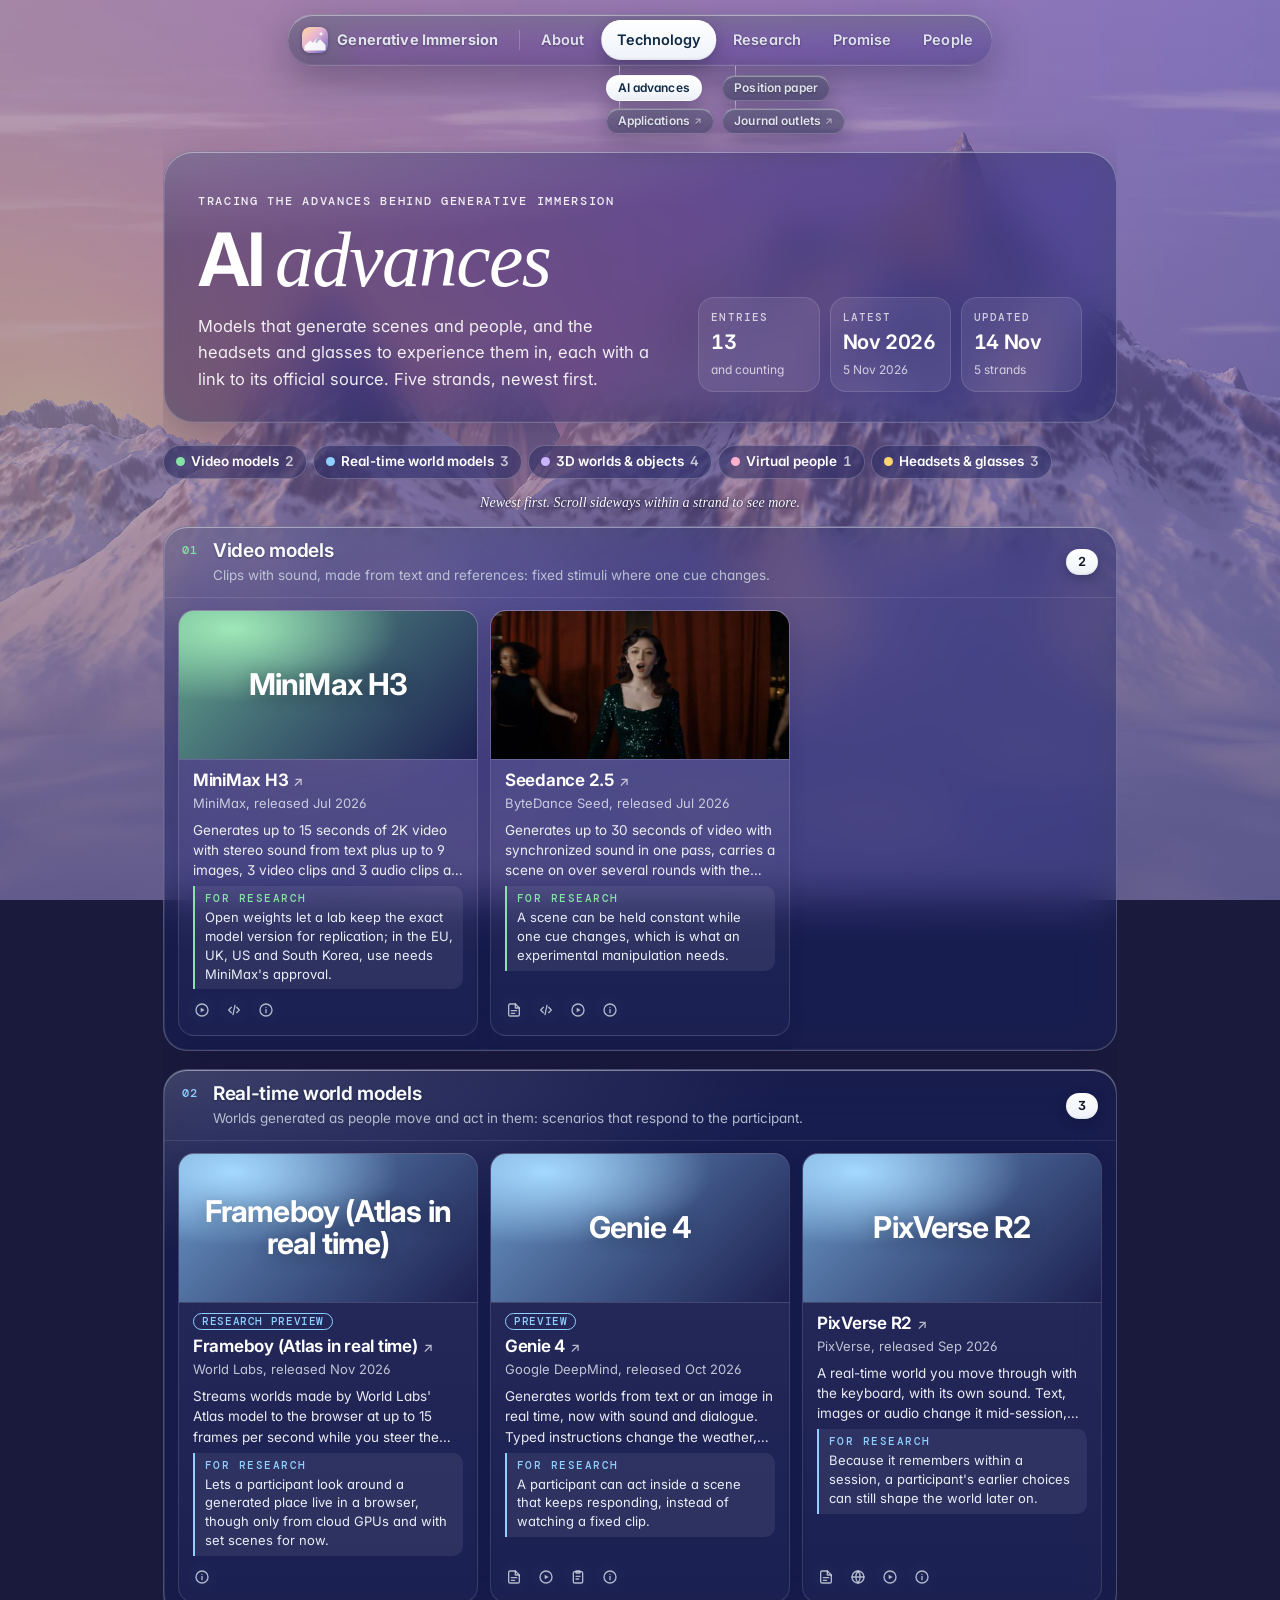
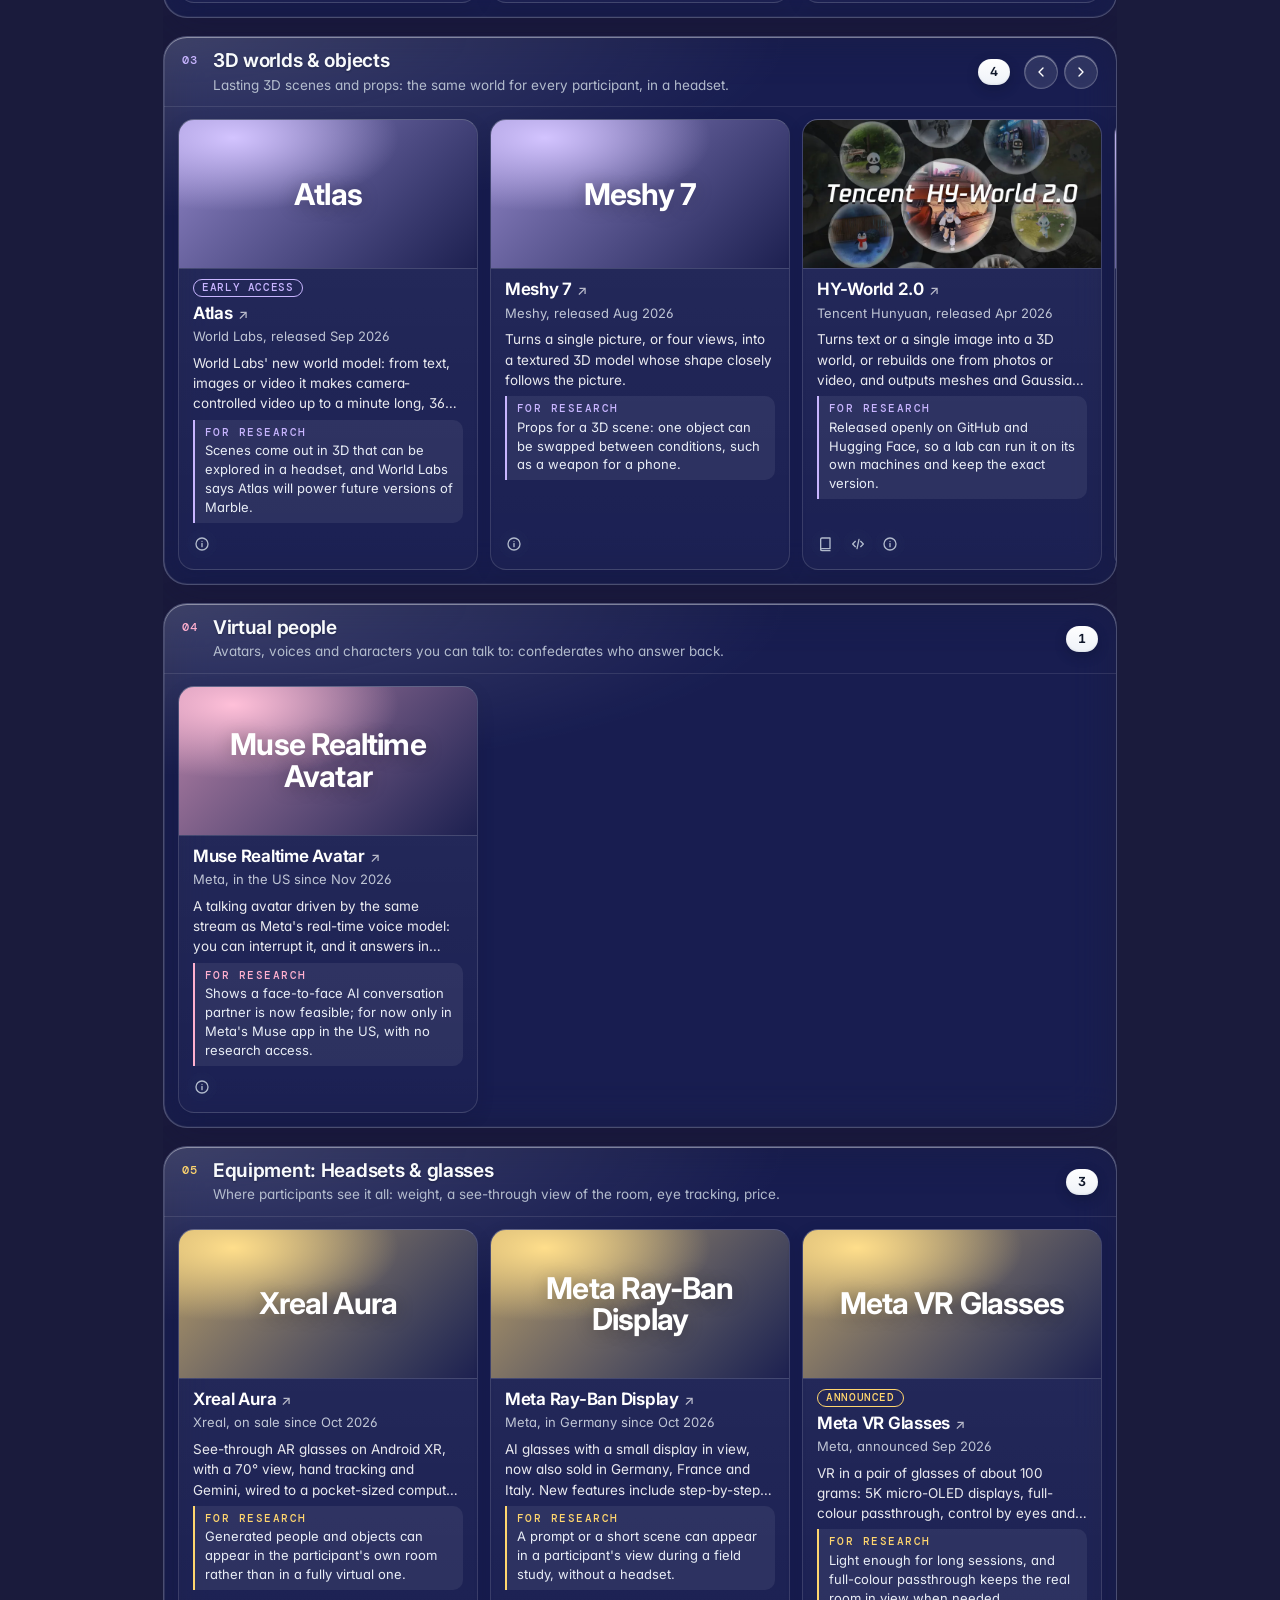
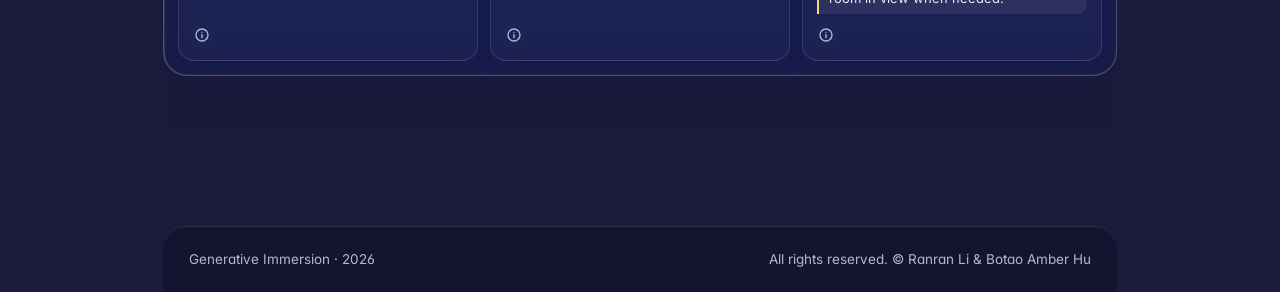
<file: AI-advances/index.html>
<!doctype html>
<html lang="en">
<head>
  <meta charset="utf-8">
  <meta name="viewport" content="width=device-width, initial-scale=1, viewport-fit=cover">
  <title>AI advances · Generative Immersion</title>
  <meta name="description" content="Five strands of advances behind generative immersion: video models, real-time world models, 3D worlds and objects, virtual people, and headsets and glasses, with links to the official sources.">
  <link rel="canonical" href="https://generative-immersion.com/AI-advances/">
  <meta name="theme-color" content="#2a2a62">
  <meta property="og:type" content="website">
  <meta property="og:site_name" content="Generative Immersion">
  <meta property="og:title" content="AI advances · Generative Immersion">
  <meta property="og:description" content="Video models, real-time world models, 3D worlds and objects, virtual people, and headsets and glasses: the advances behind generative immersion.">
  <meta property="og:url" content="https://generative-immersion.com/AI-advances/">
  <meta property="og:image" content="https://generative-immersion.com/assets/og.jpg">
  <meta name="twitter:card" content="summary_large_image">
  <link rel="icon" href="../assets/favicon.svg" type="image/svg+xml">
  <link rel="icon" href="../assets/favicon-32.png" sizes="32x32" type="image/png">
  <link rel="apple-touch-icon" href="../assets/apple-touch-icon.png">
  <link rel="preconnect" href="https://fonts.googleapis.com">
  <link rel="preconnect" href="https://fonts.gstatic.com" crossorigin>
  <link href="https://fonts.googleapis.com/css2?family=DM+Mono:wght@400;500&family=Inter:wght@400;500;600;650;700&display=swap" rel="stylesheet">
  <link rel="stylesheet" href="../assets/site.css?v=27">
</head>
<body class="adv-page">
  <a class="skip" href="#main">Skip to content</a>

  <svg width="0" height="0" style="position:absolute" aria-hidden="true" focusable="false">
    <filter id="lg-refraction" x="0" y="0" width="100%" height="100%" color-interpolation-filters="sRGB">
      <feTurbulence type="fractalNoise" baseFrequency="0.008 0.03" numOctaves="2" seed="7" result="noise"/>
      <feGaussianBlur in="noise" stdDeviation="2" result="soft"/>
      <feDisplacementMap in="SourceGraphic" in2="soft" scale="26" xChannelSelector="R" yChannelSelector="G"/>
    </filter>
  </svg>

  <div class="sky" aria-hidden="true">
    <div class="sky-day"></div>
    <div class="sky-veil"></div>
  </div>

  <div class="nav-wrap">
    <nav class="nav" aria-label="Main">
      <div class="nav-track">
        <span class="nav-thumb" aria-hidden="true"></span>
        <a class="nav-item nav-brand" href="../"><img src="../assets/favicon.svg" alt="" width="26" height="26"><span>Generative Immersion</span></a>
        <span class="nav-sep" aria-hidden="true"></span>
        <a class="nav-item" href="../#about">About</a>
        <div class="nav-group">
          <a class="nav-item" href="../#technology">Technology</a>
          <div class="nav-sub">
            <a class="nav-subitem" href="./" aria-current="page">AI advances</a>
            <a class="nav-subitem" href="https://generative.reality.design/#view=creators">Applications<span class="nav-ext" aria-hidden="true">&#8599;</span></a>
          </div>
        </div>
        <div class="nav-group">
          <a class="nav-item" href="../#research">Research</a>
          <div class="nav-sub">
            <a class="nav-subitem" href="../position-paper/">Position paper</a>
            <a class="nav-subitem" href="https://ranranli.net/generative-immersion-journals/">Journal outlets<span class="nav-ext" aria-hidden="true">&#8599;</span></a>
          </div>
        </div>
        <a class="nav-item" href="../#promise">Promise</a>
        <a class="nav-item" href="../#people">People</a>
      </div>
    </nav>
  </div>

  <main id="main" class="wrap">
    <section class="adv-hero glass" aria-labelledby="adv-title">
      <div>
        <p class="label">Tracing the advances behind generative immersion</p>
        <h1 id="adv-title">AI <em>advances</em></h1>
        <p class="adv-sub">Models that generate scenes and people, and the headsets and glasses to experience them in, each with a link to its official source. Five strands, newest first.</p>
      </div>
      <div class="adv-stats" id="advStats" aria-live="polite"></div>
    </section>

    <nav class="adv-jump" id="advJump" aria-label="Strands"></nav>
    <p class="adv-hint">Newest first. Scroll sideways within a strand to see more.</p>

    <div class="adv-strands" id="advStrands" aria-live="polite">
      <p class="adv-empty">Loading the strands&hellip;</p>
    </div>
    <noscript><p class="adv-empty">This page needs JavaScript. The entries are also in <a href="items.json">items.json</a>.</p></noscript>
  </main>

  <footer class="foot">
    <span>Generative Immersion &middot; <span data-year>2026</span></span>
    <span>All rights reserved. <span class="nobr">&copy; Ranran Li &amp; Botao Amber Hu</span></span>
  </footer>

  <script src="../assets/site.js?v=6" defer></script>
  <script src="../assets/advances.js?v=7" defer></script>
</body>
</html>
</file>
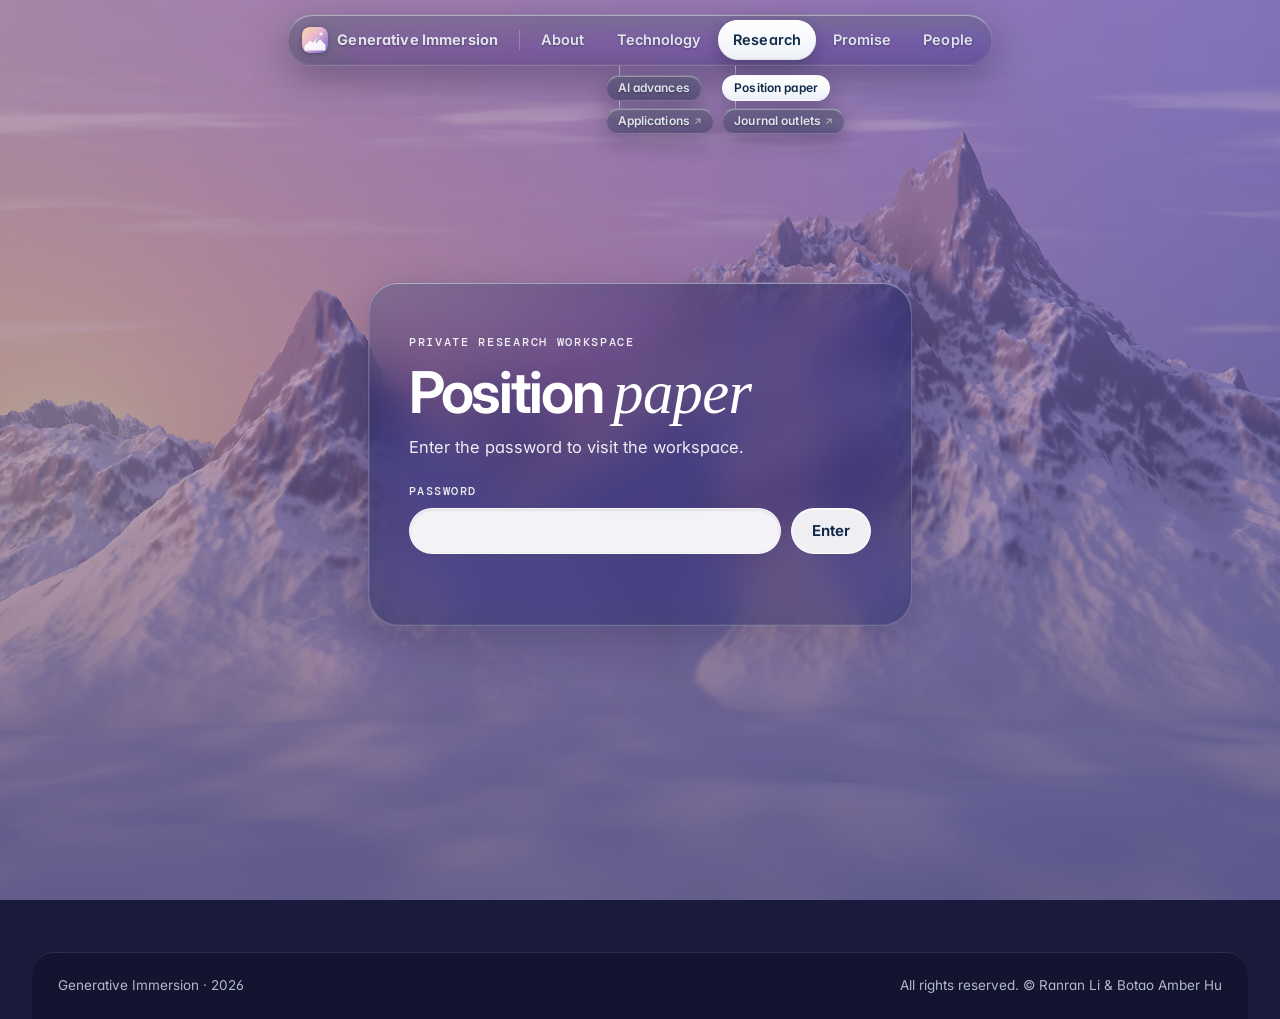
<file: position-paper/index.html>
<!doctype html>
<html lang="en">
<head>
  <meta charset="utf-8">
  <meta name="viewport" content="width=device-width, initial-scale=1, viewport-fit=cover">
  <title>Position paper · Generative Immersion</title>
  <meta name="description" content="The Generative Immersion position paper, in preparation. The draft is password-protected.">
  <meta name="robots" content="noindex, nofollow, noarchive">
  <meta name="theme-color" content="#2a2a62">
  <link rel="icon" href="../assets/favicon.svg" type="image/svg+xml">
  <link rel="icon" href="../assets/favicon-32.png" sizes="32x32" type="image/png">
  <link rel="apple-touch-icon" href="../assets/apple-touch-icon.png">
  <link rel="preconnect" href="https://fonts.googleapis.com">
  <link rel="preconnect" href="https://fonts.gstatic.com" crossorigin>
  <link href="https://fonts.googleapis.com/css2?family=DM+Mono:wght@400;500&family=Inter:wght@400;500;600;650;700&display=swap" rel="stylesheet">
  <link rel="stylesheet" href="../assets/site.css?v=27">
</head>
<body class="pp-page">
  <a class="skip" href="#main">Skip to content</a>

  <svg width="0" height="0" style="position:absolute" aria-hidden="true" focusable="false">
    <filter id="lg-refraction" x="0" y="0" width="100%" height="100%" color-interpolation-filters="sRGB">
      <feTurbulence type="fractalNoise" baseFrequency="0.008 0.03" numOctaves="2" seed="7" result="noise"/>
      <feGaussianBlur in="noise" stdDeviation="2" result="soft"/>
      <feDisplacementMap in="SourceGraphic" in2="soft" scale="26" xChannelSelector="R" yChannelSelector="G"/>
    </filter>
  </svg>

  <div class="sky" aria-hidden="true">
    <div class="sky-day"></div>
    <div class="sky-veil"></div>
  </div>

  <div class="nav-wrap">
    <nav class="nav" aria-label="Main">
      <div class="nav-track">
        <span class="nav-thumb" aria-hidden="true"></span>
        <a class="nav-item nav-brand" href="../"><img src="../assets/favicon.svg" alt="" width="26" height="26"><span>Generative Immersion</span></a>
        <span class="nav-sep" aria-hidden="true"></span>
        <a class="nav-item" href="../#about">About</a>
        <div class="nav-group">
          <a class="nav-item" href="../#technology">Technology</a>
          <div class="nav-sub">
            <a class="nav-subitem" href="../AI-advances/">AI advances</a>
            <a class="nav-subitem" href="https://generative.reality.design/#view=creators">Applications<span class="nav-ext" aria-hidden="true">&#8599;</span></a>
          </div>
        </div>
        <div class="nav-group">
          <a class="nav-item" href="../#research">Research</a>
          <div class="nav-sub">
            <a class="nav-subitem" href="./" aria-current="page">Position paper</a>
            <a class="nav-subitem" href="https://ranranli.net/generative-immersion-journals/">Journal outlets<span class="nav-ext" aria-hidden="true">&#8599;</span></a>
          </div>
        </div>
        <a class="nav-item" href="../#promise">Promise</a>
        <a class="nav-item" href="../#people">People</a>
      </div>
    </nav>
  </div>

  <main id="main" class="wrap pp-main">
    <section id="pp-lock" class="pp-lock" aria-labelledby="pp-lock-title">
      <div class="pp-panel glass">
        <p class="label">Private research workspace</p>
        <h1 id="pp-lock-title">Position <em>paper</em></h1>
        <p class="pp-copy">Enter the password to visit the workspace.</p>
        <form id="pp-form" class="pp-form">
          <label for="pp-password">Password</label>
          <div class="pp-row">
            <input id="pp-password" name="password" type="password" autocomplete="current-password" required>
            <button class="btn primary" type="submit">Enter</button>
          </div>
          <p id="pp-msg" class="pp-msg" role="status" aria-live="polite"></p>
        </form>
      </div>
    </section>

    <section id="pp-content" class="pp-content" aria-label="Position paper" hidden></section>
    <noscript><p class="pp-note">This page needs JavaScript to open the lock.</p></noscript>
  </main>

  <footer class="foot">
    <span>Generative Immersion &middot; <span data-year>2026</span></span>
    <span>All rights reserved. <span class="nobr">&copy; Ranran Li &amp; Botao Amber Hu</span></span>
  </footer>

  <script src="../assets/site.js?v=6" defer></script>
  <script src="../assets/position-paper.js?v=4" defer></script>
</body>
</html>
</file>
<file: assets/site.css>
/* ==========================================================================
   Generative Immersion
   Liquid glass in the style of Ranran's launch pad (ranranli.net/launch):
   blue-tinted glass over the pastel peaks at dusk. Further down the page the
   sky turns to the night of ranranli.net, where the contact cards use the
   homepage's clearer glass.
   ========================================================================== */

:root {
  --ink: #ffffff;
  --ink-2: rgba(255, 255, 255, .9);
  --muted: rgba(255, 255, 255, .72);
  --faint: rgba(255, 255, 255, .5);
  --line: rgba(255, 255, 255, .22);
  --line-2: rgba(255, 255, 255, .12);

  /* the launch pad's glass, one step deeper so body text keeps its contrast */
  --glass: rgba(26, 34, 82, .46);
  --glass-deep: rgba(22, 26, 66, .52);
  --glass-2: rgba(255, 255, 255, .1);
  --glass-3: rgba(255, 255, 255, .17);
  --blur: blur(22px) saturate(165%);
  --edge: inset 0 1px 0 rgba(255, 255, 255, .42), inset 0 -1px 0 rgba(255, 255, 255, .06), inset 1px 0 0 rgba(255, 255, 255, .1);
  --shadow: 0 14px 40px rgba(24, 16, 64, .24);

  --accent: #d6eeff;
  --accent-strong: #8fd0ff;
  --accent-ink: #0f2a47;

  /* research-strand colours from ranranli.net */
  --s1: #68d391;
  --s2: #93c5fd;
  --s3: #c4b5fd;

  --sans: 'Inter', -apple-system, 'SF Pro Text', system-ui, 'Segoe UI', sans-serif;
  --mono: 'DM Mono', ui-monospace, 'SF Mono', Menlo, Consolas, monospace;
  --serif: Georgia, 'Times New Roman', serif;

  --wrap: 76rem;
  --gutter: max(18px, calc((100vw - var(--wrap)) / 2));
  --ease: cubic-bezier(.22, 1, .36, 1);
  --night: 0;
  color-scheme: dark;
}

* { box-sizing: border-box; }
html { scroll-behavior: smooth; background: #1a1b3c; }
body {
  margin: 0;
  color: var(--ink);
  font: 400 16.5px/1.6 var(--sans);
  font-feature-settings: 'cv11', 'ss01';
  -webkit-font-smoothing: antialiased;
  text-rendering: optimizeLegibility;
  min-height: 100vh;
  overflow-x: hidden;
}
img, video, iframe { display: block; max-width: 100%; }
a { color: var(--accent); text-underline-offset: 3px; text-decoration-thickness: 1px; }
a:hover { color: #fff; }
button { font: inherit; color: inherit; }
::selection { background: rgba(143, 208, 255, .5); }
:focus-visible { outline: 2px solid #fff; outline-offset: 3px; border-radius: 6px; }
.sr { position: absolute; width: 1px; height: 1px; overflow: hidden; clip: rect(0 0 0 0); white-space: nowrap; }

.skip {
  position: absolute; left: 12px; top: -60px; z-index: 100;
  padding: 10px 16px; border-radius: 999px; background: #fff; color: var(--accent-ink);
  font-weight: 650; text-decoration: none; transition: top .2s;
}
.skip:focus { top: 12px; }

/* --------------------------------------------------------------------------
   Sky: dusk peaks (the launch pad's illustration), turning to night on scroll
   -------------------------------------------------------------------------- */
.sky { position: fixed; inset: 0; z-index: -1; overflow: hidden; pointer-events: none; }
.sky div, .sky canvas { position: absolute; inset: 0; width: 100%; height: 100%; }
.sky-day, .sky-peaks-night {
  /* 72% keeps the main summit in view on narrow screens */
  background-size: cover; background-position: 72% 100%; background-repeat: no-repeat;
}
/* "Last light": snow peaks rendered in 3D, only the summits catch the last pink sun (chosen 1 Nov 2026) */
.sky-day { background-color: #c9b3e0; background-image: url("sky-day.webp"); }
.sky-night { opacity: var(--night); }
.sky-night-air {
  background:
    radial-gradient(100% 70% at 50% -15%, rgba(70, 92, 170, .35) 0%, transparent 60%),
    radial-gradient(90% 50% at 50% 115%, rgba(150, 90, 160, .3) 0%, transparent 65%),
    linear-gradient(180deg, #0b1027 0%, #121a38 45%, #1a1b3c 80%, #241d3f 100%);
}
.sky-night-air i {
  position: absolute; border-radius: 50%; filter: blur(90px); opacity: .18;
  animation: drift 46s ease-in-out infinite alternate;
}
.sky-night-air i:nth-child(1) { width: 46vw; height: 46vw; left: -10vw; top: -10vw; background: #2dd4bf; opacity: .12; }
.sky-night-air i:nth-child(2) { width: 40vw; height: 40vw; right: -12vw; top: 14vh; background: #6366f1; opacity: .24; animation-duration: 52s; }
.sky-night-air i:nth-child(3) { width: 34vw; height: 34vw; left: 26vw; top: 40vh; background: #c084fc; opacity: .14; animation-duration: 60s; }
@keyframes drift { to { transform: translate(8vw, 10vh) scale(1.12); } }
.sky-peaks-night { background-image: url("peaks-night.webp"); }   /* the same peaks by moonlight, sky transparent */
.sky-veil {
  /* the launch pad's veil: a little depth so white type holds on the pastel sky */
  background: linear-gradient(180deg, rgba(30, 20, 70, .22), rgba(14, 18, 50, .36) 70%, rgba(14, 18, 50, .44));
  opacity: calc(1 - var(--night) * .6);
}

/* --------------------------------------------------------------------------
   Glass
   -------------------------------------------------------------------------- */
.glass {
  position: relative;
  background: var(--glass);
  -webkit-backdrop-filter: var(--blur); backdrop-filter: var(--blur);
  border: 1px solid var(--line);
  box-shadow: var(--edge), var(--shadow);
}
.glass::before {
  /* light catching the upper-left rim */
  content: ''; position: absolute; inset: 0; border-radius: inherit; pointer-events: none;
  background: radial-gradient(120% 60% at 0% 0%, rgba(255, 255, 255, .16), transparent 55%);
}
.glass > * { position: relative; }

/* the clearer glass of the ranranli.net contact card, made clearer still so the moonlit peaks show through */
.glass-clear {
  position: relative;
  background: linear-gradient(180deg, rgba(255, 255, 255, .05), rgba(255, 255, 255, .01));
  -webkit-backdrop-filter: blur(6px) saturate(130%); backdrop-filter: blur(6px) saturate(130%);
  border: 1px solid rgba(255, 255, 255, .08);
  border-top-color: rgba(255, 255, 255, .16);
  box-shadow: inset 0 1px 0 rgba(255, 255, 255, .18), 0 14px 36px rgba(5, 10, 25, .2);
}
.glass-clear::before {
  content: ''; position: absolute; inset: 0; border-radius: inherit; pointer-events: none; opacity: .45;
  background:
    radial-gradient(120% 70% at 12% -20%, rgba(255, 255, 255, .22), transparent 55%),
    radial-gradient(80% 60% at 100% 120%, rgba(147, 197, 253, .12), transparent 60%);
  mix-blend-mode: screen;
}
.glass-clear > * { position: relative; }

/* sheer glass (Ranran, 1 Nov 2026) for the hero's "What we mean" panel, the perspective paper card and the
   Promise ledger: barely tinted and lightly blurred, so the peaks show through; the backdrop is dimmed a
   little instead of tinted, which keeps the white type at or above its old contrast */
.glass-sheer {
  background: rgba(26, 34, 82, .12);
  -webkit-backdrop-filter: blur(6px) saturate(135%) brightness(.78); backdrop-filter: blur(6px) saturate(135%) brightness(.78);
  text-shadow: 0 1px 8px rgba(20, 14, 60, .3);
}
.glass-sheer::before { opacity: .2; }

/* --------------------------------------------------------------------------
   Navigation: floating capsule with a white thumb (as on ranranli.net)
   -------------------------------------------------------------------------- */
.nav-wrap {
  position: sticky; top: 14px; z-index: 50;
  display: flex; justify-content: center; padding: 0 12px; pointer-events: none;
}
.nav {
  pointer-events: auto; max-width: 100%;
  border-radius: 999px; padding: 5px;
  background: linear-gradient(180deg, rgba(255, 255, 255, .16), rgba(255, 255, 255, .05)), rgba(24, 28, 66, .42);
  -webkit-backdrop-filter: blur(20px) saturate(175%); backdrop-filter: blur(20px) saturate(175%);
  border: 1px solid rgba(255, 255, 255, .1); border-top-color: rgba(255, 255, 255, .24);
  box-shadow: inset 0 1px 0 rgba(255, 255, 255, .42), inset 0 -1px 1px rgba(255, 255, 255, .06), 0 14px 40px rgba(10, 12, 40, .3);
}
html.lg-refract .nav {
  -webkit-backdrop-filter: blur(3px) url(#lg-refraction) blur(10px) saturate(180%);
  backdrop-filter: blur(3px) url(#lg-refraction) blur(10px) saturate(180%);
}
.nav-track {
  position: relative; display: flex; align-items: center; gap: 2px;
  overflow-x: auto; scrollbar-width: none; border-radius: 999px;
}
.nav-track::-webkit-scrollbar { display: none; }
.nav-thumb {
  position: absolute; top: 0; left: 0; height: 100%; width: 0; z-index: 0;
  border-radius: 999px; background: linear-gradient(180deg, #fff, #eef2f8);
  box-shadow: 0 6px 18px rgba(8, 14, 30, .28), inset 0 1px 0 #fff, inset 0 -1px 2px rgba(15, 23, 42, .08);
  opacity: 0; pointer-events: none;
  transition: transform .46s cubic-bezier(.32, 1.32, .48, 1), width .46s cubic-bezier(.32, 1.32, .48, 1), opacity .2s;
}
.nav-thumb.is-ready { opacity: 1; }
.nav-thumb.no-anim { transition: none; }
.nav-item {
  position: relative; z-index: 1; flex: 0 0 auto;
  display: inline-flex; align-items: center; gap: 5px;
  height: 40px; padding: 0 15px; border-radius: 999px;
  color: rgba(241, 245, 249, .9); text-decoration: none; white-space: nowrap;
  font-size: 14.5px; font-weight: 600; letter-spacing: .005em;
  text-shadow: 0 1px 2px rgba(8, 14, 30, .4);
  transition: color .26s, text-shadow .26s;
}
.nav-item:hover { color: #fff; }
.nav-item.is-current, .nav-item.is-current:hover { color: var(--accent-ink); text-shadow: none; }
.nav-brand { gap: 9px; padding-left: 9px; font-weight: 700; letter-spacing: .01em; }
.nav-brand img { width: 26px; height: 26px; border-radius: 8px; box-shadow: 0 1px 4px rgba(10, 12, 40, .3); }
.nav-ext { font-size: 11px; opacity: .65; transform: translateY(-2px); }
.nav-sep { flex: 0 0 1px; align-self: center; height: 20px; margin: 0 4px; background: rgba(255, 255, 255, .2); position: relative; z-index: 1; }
.nav-item:focus-visible { outline: 2px solid #fff; outline-offset: -3px; }

/* Small links hanging beneath Technology (AI advances, Applications) and Research (Position paper, Journal outlets).
   On wider screens they hang below the capsule as little glass tags on a thread;
   on phones, where the capsule scrolls sideways, they sit in the row after their section. */
.nav-group { position: relative; display: flex; align-items: center; flex: 0 0 auto; }
.nav-sub { display: flex; align-items: center; }
.nav-subitem {
  position: relative; display: inline-flex; align-items: center; gap: 4px; white-space: nowrap;
  font-size: 12px; font-weight: 600; letter-spacing: .01em; text-decoration: none;
  color: rgba(241, 245, 249, .9); text-shadow: 0 1px 2px rgba(8, 14, 30, .4);
  transition: color .2s, background .2s;
}
.nav-subitem:hover { color: #fff; }
.nav-subitem:focus-visible { outline: 2px solid #fff; outline-offset: 2px; }
.nav-subitem .nav-ext { font-size: 10px; transform: translateY(-1px); }
.nav-subitem[aria-current="page"] { color: var(--accent-ink); text-shadow: none; background: linear-gradient(180deg, #fff, #eef2f8); }
@media (min-width: 761px) {
  .nav-track { overflow: visible; }
  .nav-sub {
    position: absolute; top: calc(100% + 15px); left: 4px;   /* tag text lines up with the section name */
    flex-direction: column; align-items: flex-start; gap: 7px; z-index: 2;
  }
  .nav-subitem {
    height: 26px; padding: 0 11px; border-radius: 999px;
    background: linear-gradient(180deg, rgba(255, 255, 255, .16), rgba(255, 255, 255, .05)), rgba(24, 28, 66, .5);
    -webkit-backdrop-filter: blur(16px) saturate(170%); backdrop-filter: blur(16px) saturate(170%);
    border: 1px solid rgba(255, 255, 255, .12); border-top-color: rgba(255, 255, 255, .26);
    box-shadow: inset 0 1px 0 rgba(255, 255, 255, .34), 0 8px 22px rgba(10, 12, 40, .26);
  }
  .nav-subitem:hover { background: linear-gradient(180deg, rgba(255, 255, 255, .26), rgba(255, 255, 255, .1)), rgba(24, 28, 66, .5); }
  .nav-subitem[aria-current="page"], .nav-subitem[aria-current="page"]:hover { background: linear-gradient(180deg, #fff, #eef2f8); color: var(--accent-ink); }
  /* the thread each tag hangs from */
  .nav-subitem::before {
    content: ''; position: absolute; left: 12px; bottom: 100%; width: 1px; height: 8px;
    background: linear-gradient(180deg, rgba(255, 255, 255, .5), rgba(255, 255, 255, .22)); pointer-events: none;
  }
  .nav-sub > .nav-subitem:first-child::before { height: 10px; }
}

/* --------------------------------------------------------------------------
   Position paper: a password lock, then the title and a preview of the Google Doc
   -------------------------------------------------------------------------- */
.pp-main { padding: clamp(96px, 13vh, 128px) 0 24px; min-height: calc(100svh - 150px); }
.pp-lock { min-height: calc(100svh - 330px); display: grid; place-items: center; }
.pp-lock[hidden], .pp-content[hidden] { display: none; }
.pp-panel { width: min(100%, 34rem); padding: clamp(26px, 4vw, 40px); border-radius: 30px; }
.pp-panel h1 { margin: 12px 0 10px; font: 650 clamp(2.4rem, 6vw, 3.6rem)/1 var(--sans); letter-spacing: -.04em; }
.pp-panel h1 em { font: italic 400 1.05em/1 var(--serif); letter-spacing: -.01em; }
.pp-copy { margin: 0; color: var(--ink-2); }
.pp-form { margin-top: 24px; }
.pp-form label { display: block; margin-bottom: 8px; font: 500 12px/1.3 var(--mono); letter-spacing: .12em; text-transform: uppercase; color: var(--ink-2); }
.pp-row { display: grid; grid-template-columns: minmax(0, 1fr) auto; gap: 10px; }
.pp-row input {
  min-width: 0; height: 46px; padding: 0 18px; border-radius: 999px;
  border: 1px solid rgba(255, 255, 255, .5); background: rgba(255, 255, 255, .94); color: #0f172a;
  font: 500 16px var(--sans); box-shadow: inset 0 1px 3px rgba(15, 23, 42, .12);
}
.pp-row input:focus-visible { outline: 2px solid #fff; outline-offset: 2px; }
.pp-msg { min-height: 1.5em; margin: 10px 0 0; font-size: 14px; color: #ffe0ea; }
.pp-hero { display: flex; justify-content: space-between; align-items: flex-start; gap: 20px 40px; padding: clamp(26px, 4vw, 40px); border-radius: 30px; }
.pp-hero h1 { margin: 12px 0 8px; font: 650 clamp(2rem, 4.6vw, 3.4rem)/1.04 var(--sans); letter-spacing: -.035em; outline: none; text-wrap: balance; }
.pp-sub { margin: 0; font: italic 400 clamp(1.15rem, 2.2vw, 1.55rem)/1.3 var(--serif); color: var(--ink-2); }
.pp-authors { margin: 16px 0 0; color: var(--muted); font-size: 15px; }
.pp-hero .btn { flex: none; }
.pp-doc { margin-top: 18px; padding: clamp(18px, 3vw, 28px); border-radius: 30px; }
.pp-doc-head { display: flex; justify-content: space-between; align-items: center; flex-wrap: wrap; gap: 12px 20px; }
.pp-doc-head h2 { margin: 6px 0 0; font: 650 20px/1.25 var(--sans); letter-spacing: -.01em; }
.pp-frame { width: 100%; height: min(78vh, 60rem); min-height: 28rem; margin-top: 16px; border: 0; border-radius: 18px; background: #fff; box-shadow: 0 10px 30px rgba(10, 12, 40, .25); }
.pp-note { margin: 16px 0 0; text-align: center; font: italic 400 14px/1.5 var(--serif); color: var(--ink-2); text-shadow: 0 1px 10px rgba(20, 16, 60, .55); }

/* --------------------------------------------------------------------------
   Layout
   -------------------------------------------------------------------------- */
.wrap { width: min(var(--wrap), calc(100% - 36px)); margin-inline: auto; }
main { display: block; overflow-x: hidden; overflow-x: clip; }
section { scroll-margin-top: 84px; }
.sec { padding: clamp(84px, 11vw, 150px) 0 0; }

.label {
  font: 500 12px/1.3 var(--mono); letter-spacing: .14em; text-transform: uppercase;
  color: var(--ink-2);
}
.label b { font-weight: 500; color: #fff; }

.sec-head { position: relative; isolation: isolate; display: grid; grid-template-columns: minmax(0, 1fr) minmax(0, .9fr); gap: 12px 48px; align-items: end; margin-bottom: 34px; }
.sec-head .label { grid-column: 1 / -1; display: flex; align-items: center; gap: 12px; }
.sec-head .label::after { content: ''; flex: 1; height: 1px; background: linear-gradient(90deg, rgba(255, 255, 255, .45), transparent); }
.sec-title {
  margin: 0; font: 650 clamp(2.1rem, 4.4vw, 3.5rem)/1.02 var(--sans); letter-spacing: -.035em;
  text-shadow: 0 2px 22px rgba(30, 20, 80, .35);
}
.sec-title em { font: italic 400 1.04em/1 var(--serif); letter-spacing: -.01em; white-space: nowrap; }
.sec-intro { margin: 0; max-width: 34rem; color: var(--ink-2); font-size: 17px; text-shadow: 0 1px 12px rgba(30, 20, 80, .45); }
.sec-intro p { margin: 0; }
/* the Technology intro: one line per strand, numbered in the strand's colour */
.intro-lines { list-style: none; margin: 10px 0 0; padding: 0; display: grid; gap: 6px; font-size: 15.5px; line-height: 1.5; }
.intro-lines li { display: grid; grid-template-columns: 2.4em minmax(0, 1fr); align-items: baseline; }
.intro-lines span { font: 500 12px/1 var(--mono); letter-spacing: .12em; }
.intro-lines .k1 { color: var(--s1); }
.intro-lines .k2 { color: var(--s2); }
.intro-lines .k3 { color: var(--s3); }

/* --------------------------------------------------------------------------
   Buttons and links
   -------------------------------------------------------------------------- */
.btn {
  display: inline-flex; align-items: center; justify-content: center; gap: 8px;
  min-height: 44px; padding: 10px 20px; border-radius: 999px; cursor: pointer;
  border: 1px solid var(--line); background: var(--glass-2); color: var(--ink);
  font-weight: 650; font-size: 15px; text-decoration: none;
  box-shadow: var(--edge);
  -webkit-backdrop-filter: blur(12px); backdrop-filter: blur(12px);
  transition: background .2s, transform .15s, box-shadow .2s, color .2s;
}
.btn:hover { background: var(--glass-3); color: #fff; }
.btn:active { transform: translateY(1px); }
.btn.primary { background: rgba(255, 255, 255, .92); border-color: rgba(255, 255, 255, .95); color: var(--accent-ink); }
.btn.primary:hover { background: #fff; color: var(--accent-ink); }
.btn.small { min-height: 34px; padding: 6px 14px; font-size: 13.5px; }
.btn svg { width: 15px; height: 15px; flex: none; }
.arrow-link { display: inline-flex; align-items: center; gap: 6px; font-weight: 600; color: #fff; text-decoration: none; }
.arrow-link span { transition: transform .25s var(--ease); }
.arrow-link:hover span { transform: translateX(3px); }
.arrow-link:hover { text-decoration: underline; }

/* --------------------------------------------------------------------------
   01 Hero / About
   -------------------------------------------------------------------------- */
.hero {
  display: grid; grid-template-columns: minmax(0, 1.25fr) minmax(0, 1fr); gap: 40px 56px; align-items: end;
  min-height: min(calc(100svh - 80px), 920px); padding: clamp(56px, 9vh, 110px) 0 clamp(40px, 7vh, 80px);
}
.hero-copy { position: relative; isolation: isolate; text-shadow: 0 2px 26px rgba(40, 20, 90, .35); }
.hero-copy::before, .sec-head::before {
  /* a soft dusk shadow behind type that sits straight on the sky, so it keeps its contrast */
  content: ''; position: absolute; z-index: -1; pointer-events: none;
  inset: -14% -18% -12% -22%;
  background: radial-gradient(closest-side, rgba(28, 18, 72, .5), rgba(28, 18, 72, .34) 55%, transparent);
  filter: blur(6px);
}
.hero-copy::before { inset: -26% -20% -30% -24%; background: radial-gradient(closest-side, rgba(28, 18, 72, .54), rgba(28, 18, 72, .42) 62%, transparent); }
.hero-title {
  margin: 18px 0 26px; font: 650 clamp(3.5rem, 8.8vw, 7.8rem)/.93 var(--sans); letter-spacing: -.05em;
}
.hero-title span { display: block; }
.hero-title em { display: block; font: italic 400 1.06em/.95 var(--serif); letter-spacing: -.025em; padding-left: .06em; }
.hero-lead { margin: 0; max-width: 34rem; font-size: clamp(17px, 1.45vw, 19.5px); line-height: 1.58; color: #fff; }
.hero-lead strong { font-weight: 650; }
.hero-actions { display: flex; flex-wrap: wrap; align-items: center; gap: 14px 22px; margin-top: 30px; }
.hero-meta { margin: 28px 0 0; font: 500 12.5px/1.6 var(--mono); letter-spacing: .06em; color: var(--ink-2); text-wrap: balance; }
.hero-meta .nobr { white-space: nowrap; }
/* "genius" hangs at the upper left of Ranran's name, in the purple mono of the strand number 03 */
.hero-meta .pin { position: relative; }
.hero-meta .genius { position: absolute; left: 0; bottom: 96%; white-space: nowrap; font: 500 10px/1 var(--mono); letter-spacing: .12em; color: var(--s3); text-shadow: 0 1px 8px rgba(30, 20, 80, .55); }
.hero-meta a { color: #fff; }

.define { border-radius: 28px; padding: 8px 26px; }
.define h2 { margin: 18px 0 2px; }
.define dl { margin: 0; }
.define-row { display: grid; grid-template-columns: 2.4rem 1fr; gap: 2px 12px; padding: 18px 0; border-top: 1px solid var(--line-2); }
.define-row:first-of-type { border-top: 0; }
.define dt { grid-column: 2; font: 650 19px/1.25 var(--sans); letter-spacing: -.01em; }
.define dt::before { content: attr(data-n); position: absolute; margin-left: -2.85rem; margin-top: 3px; font: 500 12px var(--mono); color: var(--accent-strong); letter-spacing: .08em; }
.define dd { grid-column: 2; margin: 4px 0 0; color: var(--ink-2); font-size: 15.5px; line-height: 1.55; }

/* --------------------------------------------------------------------------
   02 Technology: horizontally scrolling strands (as in ranranli.net's research)
   -------------------------------------------------------------------------- */
.board-tools { display: flex; flex-wrap: wrap; align-items: center; gap: 10px; margin: -10px 0 4px; }
.board-tools .follow { margin-left: auto; }
.board-hint {
  display: inline-flex; align-items: center; gap: 10px; margin: 0 auto 0 0; padding: 9px 16px; border-radius: 999px;
  font-size: 14px; color: #fff; background: var(--glass); border: 1px solid var(--line); box-shadow: var(--edge);
  -webkit-backdrop-filter: var(--blur); backdrop-filter: var(--blur);
}
.board-hint > span { display: inline-flex; align-items: center; gap: 10px; }
.board-hint svg { width: 30px; height: 12px; flex: none; opacity: .8; }
.board-hint .hint-y svg { width: 12px; height: 20px; }
.board-tools .hint-y, .board-tools.no-x .hint-x, .board-tools.no-x .icon-btn { display: none; }
.board-tools.no-x .hint-y { display: inline-flex; }
.icon-btn {
  display: inline-grid; place-items: center; width: 42px; height: 42px; flex: none;
  border-radius: 50%; border: 1px solid var(--line); cursor: pointer;
  background: var(--glass-2); color: #fff; box-shadow: var(--edge);
  -webkit-backdrop-filter: blur(12px); backdrop-filter: blur(12px);
  transition: background .2s, opacity .2s;
}
.icon-btn:hover { background: var(--glass-3); }
.icon-btn:disabled { opacity: .35; cursor: default; }
.icon-btn svg { width: 18px; height: 18px; }

.board-wrap {
  --col: calc((min(100vw - 36px, var(--wrap)) - 2 * 18px) / 3);   /* three strands side by side */
  --colh: min(82vh, 52rem);
  overflow-x: auto; overflow-y: hidden;
  padding: 14px var(--gutter) 30px;
  scroll-padding-inline: var(--gutter);
  scroll-snap-type: x mandatory;
  scrollbar-width: thin; scrollbar-color: rgba(255, 255, 255, .55) rgba(20, 22, 60, .25);
  overscroll-behavior-x: contain;
}
.board-wrap:focus-visible { outline: 2px solid #fff; outline-offset: -4px; border-radius: 12px; }
.board-wrap::-webkit-scrollbar { height: 9px; }
.board-wrap::-webkit-scrollbar-track { margin-inline: var(--gutter); border-radius: 99px; background: rgba(20, 22, 60, .25); }
.board-wrap::-webkit-scrollbar-thumb { border-radius: 99px; background: rgba(255, 255, 255, .55); }
.board { display: flex; align-items: stretch; gap: 18px; width: max-content; }

.strand {
  --k: var(--s1);
  flex: 0 0 var(--col); width: var(--col); height: var(--colh); min-height: 34rem;
  display: flex; flex-direction: column;
  border-radius: 24px; overflow: hidden; scroll-snap-align: start;
  background: var(--glass-deep);
}
.strand::after {
  /* a hint of the strand's colour in the upper corner, as on the homepage */
  content: ''; position: absolute; inset: 0; border-radius: inherit; pointer-events: none;
  background: linear-gradient(155deg, color-mix(in srgb, var(--k) 16%, transparent), transparent 36%);
}
.strand-2 { --k: var(--s2); }
.strand-3 { --k: var(--s3); }
.strand-head {
  display: flex; align-items: flex-start; justify-content: space-between; gap: 16px;
  padding: 20px 22px 16px; border-bottom: 1px solid color-mix(in srgb, var(--k) 30%, transparent);
  background: rgba(14, 16, 48, .28);
}
.strand-num { font: 500 12px var(--mono); letter-spacing: .16em; color: var(--k); }
.strand-head h3 { margin: 4px 0 0; font: 650 24px/1.15 var(--sans); letter-spacing: -.02em; color: #fff; }
.strand-body {
  flex: 1; overflow-y: auto; overscroll-behavior: contain;
  padding: 18px 22px 30px;
  scrollbar-width: thin; scrollbar-color: color-mix(in srgb, var(--k) 60%, transparent) transparent;
}
.strand-intro { margin: 0 0 14px; color: var(--ink-2); font-size: 14.5px; line-height: 1.5; }
.strand-body h4 { margin: 26px 0 10px; font: 500 11.5px/1.3 var(--mono); letter-spacing: .14em; text-transform: uppercase; color: var(--k); }
.strand-body p { margin: 10px 0 0; font-size: 14px; line-height: 1.55; color: var(--ink-2); }

.media {
  position: relative; aspect-ratio: 16 / 9; overflow: hidden; border-radius: 14px;
  background:
    radial-gradient(70% 90% at 20% 10%, color-mix(in srgb, var(--k, #93c5fd) 30%, transparent), transparent 70%),
    linear-gradient(135deg, #24285e, #121433);
  border: 1px solid var(--line-2);
  box-shadow: 0 10px 26px rgba(6, 8, 30, .35);
}
.media video, .media iframe, .media img { width: 100%; height: 100%; object-fit: cover; border: 0; }
.media iframe { position: absolute; inset: 0; }
.media-fallback {
  position: absolute; inset: 0; display: grid; place-items: center; padding: 16px; text-align: center;
  color: #fff; font-weight: 600; text-decoration: none; background: rgba(14, 16, 48, .72);
}
.media-fallback:hover { text-decoration: underline; }
.cap { display: flex; flex-wrap: wrap; gap: 2px 8px; margin: 10px 0 0; font: 500 12px/1.45 var(--mono); letter-spacing: .03em; color: var(--muted); }
.cap > * + *::before { content: '\00B7'; margin-right: 8px; opacity: .7; }
.strand-body .cap { font-size: 11.5px; line-height: 1.45; color: var(--muted); }
.cap b { color: #fff; font-weight: 500; }
.cap a { color: var(--muted); }

/* YouTube: a still and a play button until clicked, then the player loads */
.yt { position: absolute; inset: 0; display: block; color: #fff; text-decoration: none; cursor: pointer; }
.yt img { position: absolute; inset: 0; transition: transform .5s var(--ease); }
.yt::after { content: ''; position: absolute; inset: 0; background: linear-gradient(180deg, rgba(8, 10, 34, .05) 40%, rgba(8, 10, 34, .62)); }
.yt:hover img { transform: scale(1.03); }
.play {
  position: absolute; left: 50%; top: 50%; z-index: 1; width: 68px; height: 68px; margin: -34px 0 0 -34px;
  display: grid; place-items: center; border-radius: 50%;
  background: rgba(255, 255, 255, .22); border: 1px solid rgba(255, 255, 255, .55);
  -webkit-backdrop-filter: blur(14px) saturate(160%); backdrop-filter: blur(14px) saturate(160%);
  box-shadow: inset 0 1px 0 rgba(255, 255, 255, .6), 0 8px 24px rgba(6, 8, 30, .35);
  transition: transform .25s var(--ease), background .25s;
}
.play svg { width: 24px; height: 24px; margin-left: 4px; }
.yt:hover .play, .yt:focus-visible .play { transform: scale(1.08); background: rgba(255, 255, 255, .32); }
.yt-label { position: absolute; left: 14px; right: 14px; bottom: 11px; z-index: 1; font: 500 12px/1.35 var(--mono); letter-spacing: .03em; text-shadow: 0 1px 6px rgba(0, 0, 0, .6); }
.yt-label-top { top: 11px; bottom: auto; }

.note {
  margin: 18px 0 0; padding: 12px 16px; border-radius: 0 14px 14px 0;
  border-left: 2px solid var(--k); background: rgba(255, 255, 255, .07);
  font-size: 13.5px; line-height: 1.5; color: #fff;
}
.note .label { display: block; margin-bottom: 3px; color: var(--k); font-size: 11px; }
.mini-grid { display: grid; grid-template-columns: repeat(2, minmax(0, 1fr)); gap: 14px; }
.mini-grid figure { margin: 0; }
.mini-grid .cap { font-size: 11.5px; }
.also { list-style: none; margin: 0; padding: 0; }
.also li { padding: 10px 0; border-top: 1px solid var(--line-2); font-size: 13.5px; line-height: 1.5; color: var(--ink-2); }
.also li:first-child { border-top: 0; padding-top: 2px; }
.also b { color: #fff; font-weight: 650; }
.also .meta { display: block; font: 500 11.5px/1.5 var(--mono); letter-spacing: .04em; color: var(--muted); margin-bottom: 2px; }
.links { display: flex; flex-wrap: wrap; gap: 8px; margin-top: 18px; }

/* a model that has been shown but not released: dashed, like the other "not yet" cards */
.pending { margin: 26px 0 0; padding: 16px 18px 18px; border-radius: 18px; border: 1px dashed rgba(255, 255, 255, .42); background: rgba(255, 255, 255, .05); }
.pending .meta { display: block; font: 500 11.5px/1.5 var(--mono); letter-spacing: .04em; color: var(--muted); }
.pending-title { display: block; margin-top: 4px; font-size: 17px; font-weight: 650; letter-spacing: -.01em; color: #fff; }
.pending .links { margin-top: 14px; }

/* --------------------------------------------------------------------------
   03 Ongoing research: horizontal cards, figure on the very left
   -------------------------------------------------------------------------- */
.projects { display: grid; gap: 22px; }
.project { display: grid; grid-template-columns: minmax(0, .85fr) minmax(0, 1.15fr); width: 85%; justify-self: center; border-radius: 24px; overflow: hidden; }
.project-fig { margin: 0; display: grid; place-items: center; background: var(--fig, #1c1d24); border-right: 1px solid var(--line-2); }
.project-fig img, .project-fig svg { display: block; width: 100%; height: auto; }
.project-body { padding: 22px 28px 22px; }
.project-body > .label { font-size: 11.5px; }
.project-body h3 { margin: 6px 0 0; font: 650 clamp(21px, 1.85vw, 25px)/1.15 var(--sans); letter-spacing: -.02em; }
.project-sub { margin: 3px 0 0; font: italic 400 clamp(15.5px, 1.3vw, 18px)/1.35 var(--serif); color: rgba(255, 255, 255, .92); }
.project-desc { margin: 12px 0 0; color: var(--ink-2); font-size: 14.5px; line-height: 1.55; }
.project-body h4 { margin: 16px 0 3px; font-size: 11px; color: var(--accent-strong); }
.pubs { list-style: none; margin: 0; padding: 0; }
.pubs li { padding: 7px 0; border-top: 1px solid var(--line-2); font-size: 13px; line-height: 1.45; color: rgba(255, 255, 255, .84); }
.pubs li:first-child { border-top: 0; }
.pubs a { color: #fff; text-decoration-color: rgba(255, 255, 255, .45); }
.pubs a:hover { text-decoration-color: #fff; }
.pubs i { color: rgba(255, 255, 255, .78); }

/* --------------------------------------------------------------------------
   04 Promise: an indexed ledger rather than a grid of cards
   -------------------------------------------------------------------------- */
/* the ledger and the caveat keep to the width of the research cards (85%, centred); the ledger is sheer glass */
.ledger { display: grid; grid-template-columns: repeat(2, minmax(0, 1fr)); width: 85%; margin-inline: auto; border-radius: 30px; overflow: hidden; }
.ledger-item { display: grid; grid-template-columns: 3rem minmax(0, 1fr); align-content: start; gap: 0 12px; padding: 30px 34px 32px; border-top: 1px solid var(--line-2); }
.ledger-item:nth-child(-n + 2) { border-top: 0; }
.ledger-item:nth-child(odd) { border-right: 1px solid var(--line-2); }
.ledger-num { font: 500 13px/1.9 var(--mono); letter-spacing: .1em; color: var(--accent-strong); }
.ledger-item h3 { margin: 0; font: 650 clamp(20px, 1.9vw, 24px)/1.2 var(--sans); letter-spacing: -.02em; }
.ledger-item p { grid-column: 2; margin: 8px 0 0; color: var(--ink-2); font-size: 16px; line-height: 1.6; max-width: 32rem; }
.ledger-item .eg { display: block; margin-top: 10px; font: italic 15.5px/1.5 var(--serif); color: rgba(255, 255, 255, .86); }

.caveat {
  display: grid; grid-template-columns: minmax(0, .8fr) minmax(0, 1.4fr); gap: 18px 40px;
  width: 85%; margin: 22px auto 0; padding: 28px 34px; border-radius: 24px;
  border: 1px dashed rgba(255, 255, 255, .42); background: rgba(16, 18, 54, .08);
  -webkit-backdrop-filter: blur(4px) brightness(.85); backdrop-filter: blur(4px) brightness(.85);
  text-shadow: 0 1px 8px rgba(20, 14, 60, .3);
}
.caveat h3 { margin: 6px 0 0; font: italic 400 26px/1.2 var(--serif); }
.caveat p { margin: 0; color: var(--ink-2); }
.refs { grid-column: 1 / -1; margin: 6px 0 0; padding-top: 16px; border-top: 1px solid var(--line-2); font-size: 13.5px; line-height: 1.6; color: var(--muted); }
.caveat .refs .label { margin: 0 0 6px; font-size: 11px; color: var(--muted); }
.refs ul { list-style: none; margin: 0; padding: 0; }
.refs li + li { margin-top: 4px; }
.refs a { color: var(--muted); }
.refs a:hover { color: #fff; }

/* --------------------------------------------------------------------------
   05 People & connect: the homepage's contact glass
   -------------------------------------------------------------------------- */
.promoters { display: grid; grid-template-columns: repeat(2, minmax(0, 1fr)); gap: 22px; }
.contact { display: flex; flex-direction: column; border-radius: 22px; padding: 20px 22px 18px; }
.contact-name { margin: 0; font: 650 20px/1.3 var(--sans); letter-spacing: -.012em; }
/* card order: name, e-mail, role line(s) "… @Institution", motto (Ranran), web links at the bottom */
.contact-mail { display: flex; align-items: center; gap: 10px; margin: 10px 0; font-size: 14.5px; color: rgba(226, 232, 240, .95); text-decoration: none; overflow-wrap: anywhere; }
.contact-mail svg { width: 25px; height: 20px; flex: none; }
.contact-mail:hover { color: #6ee7b7; }
.contact-role { margin: 0; color: rgba(226, 232, 240, .8); font-size: 14.5px; line-height: 1.5; }
.contact-role + .contact-role { margin-top: 3px; }
.contact-motto { margin: 8px 0 0; font: italic 400 16px/1.45 var(--serif); color: rgba(255, 255, 255, .92); text-wrap: balance; }   /* italic, lighter than the role lines */
.contact-links { display: flex; flex-wrap: wrap; gap: 8px 18px; margin-top: auto; padding-top: 16px; }   /* bottoms line up across the cards */
.contact-web { display: inline-flex; align-items: center; gap: 6px; font: 500 12.5px var(--mono); letter-spacing: .04em; color: #fff; text-decoration: none; border-bottom: 1px solid rgba(255, 255, 255, .35); padding-bottom: 2px; }
.contact-web:hover { border-color: #fff; }

/* Promoters and Collaborators share one heading size */
.group-title { margin: 0; font: 650 22px/1.2 var(--sans); letter-spacing: -.015em; }
.people-head { grid-template-columns: 1fr; margin-bottom: 18px; }   /* the note sits beneath "Promoters" at every width */
.people-head .sec-intro { margin-top: -6px; font: italic 400 15px/1.5 var(--serif); }
.collab-head { display: flex; align-items: baseline; gap: 14px; margin: 56px 0 16px; }
.collabs { display: grid; grid-template-columns: repeat(3, minmax(0, 1fr)); gap: 16px; }
.collab { display: block; border-radius: 22px; padding: 20px 22px; color: #fff; }
.collab b { display: block; font-size: 18px; line-height: 1.3; font-weight: 650; letter-spacing: -.01em; }
.collab span { display: block; margin-top: 4px; font-size: 14.5px; line-height: 1.5; color: rgba(226, 232, 240, .8); }
.collab span + span { margin-top: 0; }
.collab-tba { border: 1px dashed rgba(255, 255, 255, .35); background: transparent; }
.collab-tba b { font: italic 400 18px/1.3 var(--serif); }
/* Future Partners (Ranran, 10 Nov 2026): plain text on the night sky, no cards; the three groups sit in the collaborators' columns */
.partners { display: grid; grid-template-columns: repeat(3, minmax(0, 1fr)); gap: 22px; margin: 0; text-shadow: 0 1px 12px rgba(14, 12, 48, .55); }
.partner dt { font: italic 400 18px/1.3 var(--serif); color: #fff; }
.partner dd { margin: 6px 0 0; font-size: 15px; line-height: 1.55; color: rgba(255, 255, 255, .88); }
.partner dd b { font-weight: 650; color: #fff; }

/* --------------------------------------------------------------------------
   03 Ongoing research: the perspective paper (first) and journal outlets (last)
   -------------------------------------------------------------------------- */
.paper { display: grid; grid-template-columns: auto minmax(0, 1fr); gap: 26px 40px; align-items: center; border-radius: 28px; padding: 34px 40px; }
.outlets {
  display: grid; grid-template-columns: auto minmax(0, 1fr) auto; align-items: center; gap: 16px 22px;
  margin-top: 22px; padding: 20px 24px; border-radius: 22px; color: #fff; text-decoration: none;
  transition: transform .25s var(--ease), border-color .25s;
}
.outlets:hover { transform: translateY(-2px); border-color: rgba(255, 255, 255, .3); }
.outlets-icon { display: grid; place-items: center; width: 46px; height: 46px; border-radius: 14px; background: rgba(255, 255, 255, .1); border: 1px solid var(--line-2); }
.outlets-icon svg { width: 22px; height: 22px; }
.outlets-text { display: grid; gap: 3px; }
.outlets-text .label { font-size: 11px; color: var(--accent-strong); }
.outlets-text b { font-size: 18px; font-weight: 650; letter-spacing: -.01em; }
.outlets-text span:last-child { font-size: 14.5px; color: rgba(226, 232, 240, .8); }
.outlets-go { font-size: 22px; opacity: .75; transition: transform .25s var(--ease); }
.outlets:hover .outlets-go { transform: translate(2px, -2px); opacity: 1; }
.tbc {
  display: grid; place-items: center; width: 116px; height: 116px; border-radius: 50%;
  border: 1.5px solid rgba(255, 255, 255, .6); transform: rotate(-8deg);
  font: 500 15px/1 var(--mono); letter-spacing: .28em; text-indent: .28em; color: #fff;
  box-shadow: inset 0 0 0 6px rgba(255, 255, 255, .06);
}
.paper h3 { margin: 6px 0 0; max-width: 46rem; font: italic 400 clamp(22px, 2.3vw, 30px)/1.25 var(--serif); }
.paper p { margin: 10px 0 0; max-width: 40rem; color: var(--ink-2); }

/* --------------------------------------------------------------------------
   Footer
   -------------------------------------------------------------------------- */
.foot {
  margin: clamp(90px, 12vw, 150px) auto 0; width: min(var(--wrap), calc(100% - 24px));
  padding: 22px 26px; border-radius: 22px 22px 0 0;
  background: rgba(12, 14, 36, .5); -webkit-backdrop-filter: blur(14px); backdrop-filter: blur(14px);
  border-top: 1px solid rgba(255, 255, 255, .12);
  display: flex; flex-wrap: wrap; align-items: center; justify-content: space-between; gap: 10px 24px;
  font-size: 13.5px; color: rgba(226, 232, 240, .78);
}
.foot nav { display: flex; flex-wrap: wrap; gap: 6px 18px; }
.foot .nobr { white-space: nowrap; }
.foot a { color: rgba(226, 232, 240, .86); text-decoration: none; }
.foot a:hover { color: #fff; text-decoration: underline; }

/* --------------------------------------------------------------------------
   AI advances (/AI-advances/): five horizontal strands on the dusk sky,
   like the Exhibition page on ranranli.net with its columns turned on their side
   -------------------------------------------------------------------------- */
/* the page is as wide as three cards in a strand, so the hero, the strand links and the strands share one edge */
.adv-page { --adv-card: 300px; --adv-gap: 12px; --adv-pad: 14px; --wrap: calc(3 * var(--adv-card) + 2 * var(--adv-gap) + 2 * var(--adv-pad) + 2px); }

.adv-hero { display: grid; grid-template-columns: minmax(0, 1.2fr) minmax(0, 1fr); gap: 24px 40px; align-items: end; margin-top: clamp(84px, 11vh, 110px); padding: 30px 34px; border-radius: 30px; }   /* clears the tags hanging from the nav */
.adv-hero h1 { margin: 10px 0 0; font: 650 clamp(2.6rem, 6vw, 4.6rem)/.98 var(--sans); letter-spacing: -.045em; }
.adv-hero h1 em { font: italic 400 1.05em/1 var(--serif); letter-spacing: -.02em; }
.adv-sub { margin: 14px 0 0; max-width: 34rem; color: var(--ink-2); }
.adv-stats { display: grid; grid-template-columns: repeat(3, minmax(0, 1fr)); gap: 10px; }
.adv-stat { display: grid; gap: 2px; min-width: 0; padding: 12px 12px; border-radius: 16px; background: rgba(255, 255, 255, .08); border: 1px solid var(--line-2); }
.adv-stat span { font: 500 11px var(--mono); letter-spacing: .1em; text-transform: uppercase; color: var(--muted); white-space: nowrap; overflow: hidden; text-overflow: ellipsis; }
.adv-stat b { font-size: 20px; font-weight: 650; letter-spacing: -.02em; font-variant-numeric: tabular-nums; white-space: nowrap; }
.adv-stat small { font-size: 12px; color: var(--muted); }

/* links to the five strands */
.adv-jump { display: flex; flex-wrap: wrap; gap: 6px; margin: 22px 0 0; }
.chip {
  display: inline-flex; align-items: center; gap: 6px; min-height: 32px; padding: 5px 12px; border-radius: 999px;
  border: 1px solid var(--line); background: var(--glass); color: #fff; font-size: 13.5px; font-weight: 600; text-decoration: none;
  -webkit-backdrop-filter: var(--blur); backdrop-filter: var(--blur); transition: background .2s;
}
.chip:hover { background: var(--glass-3); }
.chip i { width: 9px; height: 9px; border-radius: 50%; background: var(--k, #fff); }
.chip .n { font-variant-numeric: tabular-nums; opacity: .7; }
.adv-hint { margin: 14px 0; text-align: center; font: italic 400 14px/1.4 var(--serif); color: #fff; text-shadow: 0 0 2px rgba(20, 16, 60, .6), 0 1px 3px rgba(20, 16, 60, .5), 0 0 18px rgba(30, 20, 80, .55); }

/* each strand is a pane of glass (.glass) with a header and a row of cards, like a column on the Exhibition page turned on its side */
.adv-strands { display: grid; gap: 18px; }
.adv-strand { min-width: 0; scroll-margin-top: 150px; border-radius: 24px; }   /* below the tags hanging from the nav */
.adv-strand-head { display: flex; align-items: center; gap: 14px; padding: 12px 18px 11px; border-bottom: 1px solid rgba(255, 255, 255, .1); }
.adv-strand-num { align-self: flex-start; padding-top: 5px; font: 500 12px/1 var(--mono); letter-spacing: .12em; color: var(--k); }
.adv-strand-titles { flex: 1; min-width: 0; }
.adv-strand-titles h2 { margin: 0; font: 650 19px/1.25 var(--sans); letter-spacing: -.015em; color: #f8fafc; text-shadow: 0 1px 2px rgba(8, 14, 30, .4); }
.adv-strand-titles p { margin: 3px 0 0; font-size: 13.5px; line-height: 1.45; color: rgba(203, 213, 225, .85); }
/* the count sits in a small white pill, as on the Exhibition page */
.adv-count {
  min-width: 2rem; padding: 3px 10px; border-radius: 999px; text-align: center;
  background: linear-gradient(180deg, #fff, #eef2f8); color: #0f172a; font-size: 12.5px; font-weight: 650; font-variant-numeric: tabular-nums;
  box-shadow: 0 4px 12px rgba(8, 14, 30, .28), inset 0 -1px 2px rgba(15, 23, 42, .08);
}
.adv-strand-nav { display: flex; gap: 6px; }
.adv-strand-nav .icon-btn { width: 34px; height: 34px; }
.adv-strand-nav .icon-btn svg { width: 16px; height: 16px; }
.adv-strand.no-x .adv-strand-nav { display: none; }
.adv-row {
  display: flex; align-items: stretch; gap: var(--adv-gap, 12px); padding: 12px var(--adv-pad, 14px) 14px;
  overflow-x: auto; overscroll-behavior-x: contain; scroll-snap-type: x mandatory; scroll-padding: 0 var(--adv-pad, 14px);
  scrollbar-width: thin; scrollbar-color: rgba(255, 255, 255, .25) transparent;
}
.adv-row:focus-visible { outline: 2px solid rgba(255, 255, 255, .7); outline-offset: -3px; border-radius: 0 0 24px 24px; }
.adv-row-empty { flex: 1; margin: 0; padding: 26px 18px; border: 1px dashed rgba(255, 255, 255, .32); border-radius: 16px; text-align: center; font: italic 400 16px/1.45 var(--serif); color: rgba(226, 232, 240, .82); }

/* cards: clear glass notes resting on the strand, as on the Exhibition page */
.adv-card {
  position: relative; display: flex; flex-direction: column; flex: 0 0 var(--adv-card, 300px); min-width: 0; overflow: hidden; scroll-snap-align: start;
  border-radius: 16px; border: 1px solid rgba(255, 255, 255, .13); border-top-color: rgba(255, 255, 255, .26);
  background: linear-gradient(180deg, rgba(255, 255, 255, .065), rgba(255, 255, 255, .02));
  box-shadow: inset 0 1px 0 rgba(255, 255, 255, .18), 0 6px 18px rgba(5, 10, 25, .1);
  color: #e8edf6; transition: background .2s, transform .3s var(--ease);
}
.adv-card:hover { background: linear-gradient(180deg, rgba(255, 255, 255, .1), rgba(255, 255, 255, .035)); transform: translateY(-1px); }
.adv-cover { position: relative; display: block; aspect-ratio: 2 / 1; overflow: hidden; text-decoration: none; background: rgba(255, 255, 255, .06); border-bottom: 1px solid rgba(255, 255, 255, .1); }
.adv-cover img { width: 100%; height: 100%; object-fit: cover; color: transparent; transition: transform .45s var(--ease); }
.adv-card:hover .adv-cover img { transform: scale(1.035); }
.adv-tile {
  width: 100%; height: 100%; display: grid; place-items: center; padding: 18px;
  background:
    radial-gradient(90% 80% at 18% 12%, color-mix(in srgb, var(--k) 80%, white), transparent 62%),
    linear-gradient(135deg, color-mix(in srgb, var(--k) 70%, #1d2050), #1d2050);
}
.adv-tile span { font: 700 clamp(22px, 2.4vw, 30px)/1.05 var(--sans); letter-spacing: -.03em; color: #fff; text-align: center; text-shadow: 0 2px 18px rgba(0, 0, 0, .28); }
.adv-body { display: flex; flex-direction: column; gap: 6px; flex: 1; padding: 10px 14px 10px; }
.adv-top { display: flex; flex-wrap: wrap; align-items: center; gap: 6px; }
.adv-tag { font: 500 10.5px/1 var(--mono); letter-spacing: .06em; text-transform: uppercase; border-radius: 999px; padding: 4px 8px 3px; background: rgba(255, 255, 255, .92); color: var(--accent-ink); }
.adv-status { font: 500 10.5px/1 var(--mono); letter-spacing: .06em; text-transform: uppercase; border-radius: 999px; padding: 3px 8px 2px; border: 1px solid var(--k); color: var(--k); }
.adv-card h3 { margin: 0; font: 650 17px/1.25 var(--sans); letter-spacing: -.015em; color: #fff; }
.adv-ext { margin-left: 5px; font-size: .78em; font-weight: 500; opacity: .7; }
.adv-card h3 a { color: inherit; text-decoration: none; }
.adv-card h3 a:hover { text-decoration: underline; }
.adv-org { margin: -4px 0 0; font-size: 13px; color: rgba(226, 232, 240, .82); }
.adv-sum { margin: 0; font-size: 13.5px; line-height: 1.5; color: var(--ink-2); display: -webkit-box; -webkit-line-clamp: 3; -webkit-box-orient: vertical; overflow: hidden; }
.adv-why { margin: 0; padding: 6px 10px; border-radius: 0 10px 10px 0; border-left: 2px solid var(--k); background: rgba(255, 255, 255, .07); font-size: 13px; line-height: 1.45; }
.adv-why .label { display: block; margin-bottom: 2px; font-size: 10.5px; color: var(--k); }
.adv-actions { display: flex; flex-wrap: wrap; align-items: center; gap: 2px; margin: auto -6px 0; }
.adv-actions .icon-btn { width: 30px; height: 30px; background: transparent; border-color: transparent; box-shadow: none; color: rgba(203, 213, 225, .85); }
.adv-actions .icon-btn:hover { background: rgba(255, 255, 255, .12); color: #fff; }
.adv-actions .icon-btn svg { width: 16px; height: 16px; }
.adv-empty { text-align: center; color: var(--ink-2); text-shadow: 0 1px 8px rgba(30, 20, 80, .45); }

/* --------------------------------------------------------------------------
   Small screens
   -------------------------------------------------------------------------- */
@media (max-width: 1060px) {
  .hero { grid-template-columns: 1fr; align-items: start; min-height: 0; }
  .sec-head { grid-template-columns: 1fr; }
  .ledger { grid-template-columns: 1fr; }
  .ledger-item:nth-child(odd) { border-right: 0; }
  .ledger-item:nth-child(2) { border-top: 1px solid var(--line-2); }
  .caveat { grid-template-columns: 1fr; }
  .collabs, .partners { grid-template-columns: repeat(2, minmax(0, 1fr)); }
  .adv-hero { grid-template-columns: 1fr; }
  .board-wrap { --col: min(36rem, 72vw); }
}
@media (max-width: 860px) {
  .project { grid-template-columns: 1fr; width: 100%; }
  .ledger, .caveat { width: 100%; }
  .project-fig { border-right: 0; border-bottom: 1px solid var(--line-2); }
}
@media (max-width: 760px) {
  body { font-size: 16px; }
  .nav-wrap { top: 10px; padding: 0 10px; }
  .nav-item { height: 38px; padding: 0 12px; font-size: 14px; }
  .nav-brand span { display: none; }
  .nav-subitem { height: 38px; padding: 0 9px; border-radius: 999px; color: rgba(241, 245, 249, .74); }
  .nav-subitem[aria-current="page"] { background: none; color: #fff; text-decoration: underline; text-decoration-thickness: 2px; text-underline-offset: 5px; text-shadow: 0 1px 2px rgba(8, 14, 30, .4); }
  .nav-sub .nav-subitem:first-child { margin-left: -6px; }
  .nav-track.more-right { -webkit-mask-image: linear-gradient(90deg, #000 calc(100% - 28px), transparent); mask-image: linear-gradient(90deg, #000 calc(100% - 28px), transparent); }
  .nav-track.more-left { -webkit-mask-image: linear-gradient(90deg, transparent, #000 28px); mask-image: linear-gradient(90deg, transparent, #000 28px); }
  .nav-track.more-left.more-right { -webkit-mask-image: linear-gradient(90deg, transparent, #000 28px, #000 calc(100% - 28px), transparent); mask-image: linear-gradient(90deg, transparent, #000 28px, #000 calc(100% - 28px), transparent); }
  .hero { padding-top: 40px; gap: 32px; }
  .hero-title { letter-spacing: -.045em; }
  .define { padding: 4px 20px; }
  .board-tools .icon-btn { display: none; }
  .board-wrap { --col: min(86vw, 30rem); --colh: auto; }
  .strand { height: auto; min-height: 0; align-self: flex-start; }
  .strand-body { overflow: visible; }
  .board { align-items: flex-start; }
  .mini-grid { grid-template-columns: 1fr; }
  .ledger-item { padding: 24px 22px; grid-template-columns: 2.4rem minmax(0, 1fr); }
  .promoters, .collabs, .partners { grid-template-columns: 1fr; }
  .contact { padding: 26px 24px; }
  .contact-mail { font-size: 17px; gap: 13px; }
  .paper { grid-template-columns: 1fr; padding: 28px 24px; }
  .project-body { padding: 22px 22px 24px; }
  .outlets { grid-template-columns: auto minmax(0, 1fr); padding: 18px 20px; }
  .outlets-go { display: none; }
  .tbc { width: 92px; height: 92px; font-size: 13px; }
  .adv-hero { padding: 24px 22px; margin-top: clamp(40px, 7vh, 80px); }
  .adv-strand { scroll-margin-top: 96px; }
  .pp-main { padding-top: 36px; }
  .pp-lock { min-height: calc(100svh - 230px); }
  .pp-hero { flex-direction: column; padding: 24px 22px; }
  .pp-row { grid-template-columns: 1fr; }
  .chip { min-height: 30px; padding: 4px 10px; font-size: 13px; }
  .adv-strand-head { gap: 10px; padding: 13px 14px 12px; }
  .adv-strand-nav { display: none; }
  .adv-row { gap: 12px; padding: 12px; scroll-padding: 0 12px; }
  .adv-card { flex-basis: min(80vw, 300px); }
  .adv-stats { grid-template-columns: repeat(3, minmax(0, 1fr)); gap: 8px; }
  .adv-stat { padding: 10px 11px; }
  .adv-stat b { font-size: 18px; white-space: nowrap; }
  .adv-stat small { font-size: 11px; }
  .foot { flex-direction: column; align-items: flex-start; }
}

/* --------------------------------------------------------------------------
   Motion and transparency preferences
   -------------------------------------------------------------------------- */
.rise { opacity: 0; transform: translateY(18px); animation: rise .9s var(--ease) forwards; }
.rise-2 { animation-delay: .12s; }
.rise-3 { animation-delay: .24s; }
@keyframes rise { to { opacity: 1; transform: none; } }

@media (prefers-reduced-motion: reduce) {
  html { scroll-behavior: auto; }
  *, *::before, *::after { animation-duration: .01ms !important; animation-iteration-count: 1 !important; transition-duration: .01ms !important; }
  .rise { opacity: 1; transform: none; }
}
@media (prefers-reduced-transparency: reduce) {
  .glass, .strand, .adv-strand, .adv-card, .chip, .nav { -webkit-backdrop-filter: none; backdrop-filter: none; background: rgba(30, 36, 80, .94); }
  .nav-subitem:not([aria-current="page"]) { -webkit-backdrop-filter: none; backdrop-filter: none; background: rgba(30, 36, 80, .94); }
  .glass-clear { -webkit-backdrop-filter: none; backdrop-filter: none; background: rgba(30, 34, 70, .96); }
}
</file>
